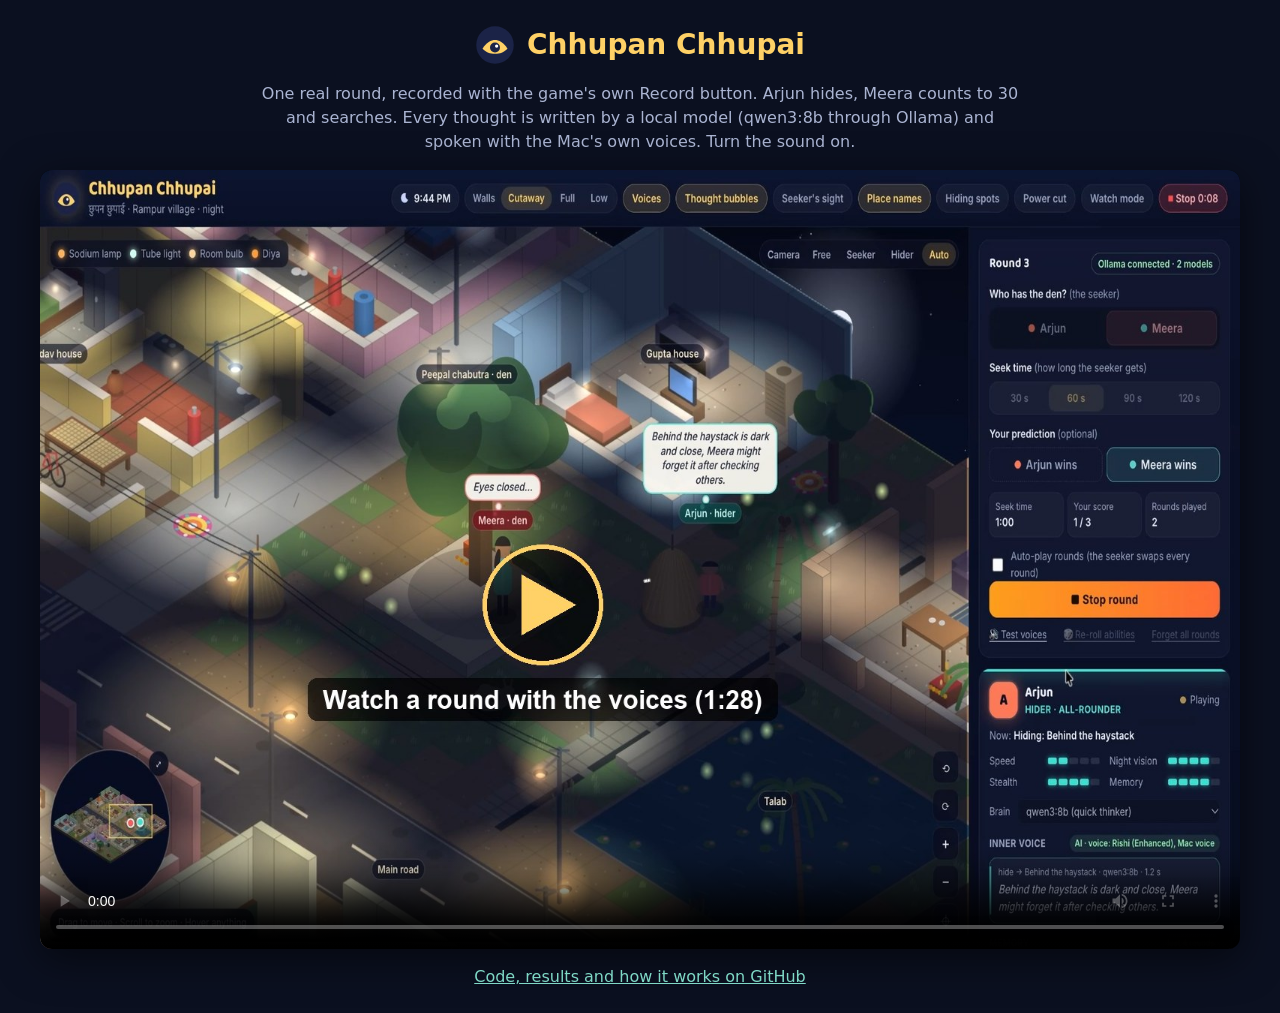
<file: docs/index.html>
<!doctype html>
<html lang="en">
<head>
<meta charset="utf-8" />
<meta name="viewport" content="width=device-width, initial-scale=1" />
<title>Chhupan Chhupai · demo</title>
<link rel="icon" href="logo.svg" />
<style>
  :root { color-scheme: dark; }
  body { margin: 0; min-height: 100vh; background: #0b1020; color: #e8ecf8; font: 16px/1.5 system-ui, -apple-system, sans-serif; display: flex; flex-direction: column; align-items: center; justify-content: center; gap: 16px; padding: 24px 16px; box-sizing: border-box; }
  h1 { margin: 0; font-size: 28px; color: #ffd166; display: flex; align-items: center; gap: 12px; }
  h1 img { width: 40px; height: 40px; }
  p { margin: 0; color: #aab4d2; text-align: center; max-width: 760px; }
  video { width: 100%; max-width: 1200px; border-radius: 12px; box-shadow: 0 10px 40px #0008; background: #000; }
  a { color: #7fd8c6; }
</style>
</head>
<body>
  <h1><img src="logo.svg" alt="" />Chhupan Chhupai</h1>
  <p>One real round, recorded with the game's own Record button. Arjun hides, Meera counts to 30 and searches. Every thought is written by a local model (qwen3:8b through Ollama) and spoken with the Mac's own voices. Turn the sound on.</p>
  <video src="demo.mp4" poster="screenshots/video-preview.jpg" controls playsinline preload="metadata"></video>
  <p><a href="https://github.com/gangireddymayur/chhupan-chhupai">Code, results and how it works on GitHub</a></p>
</body>
</html>
</file>
